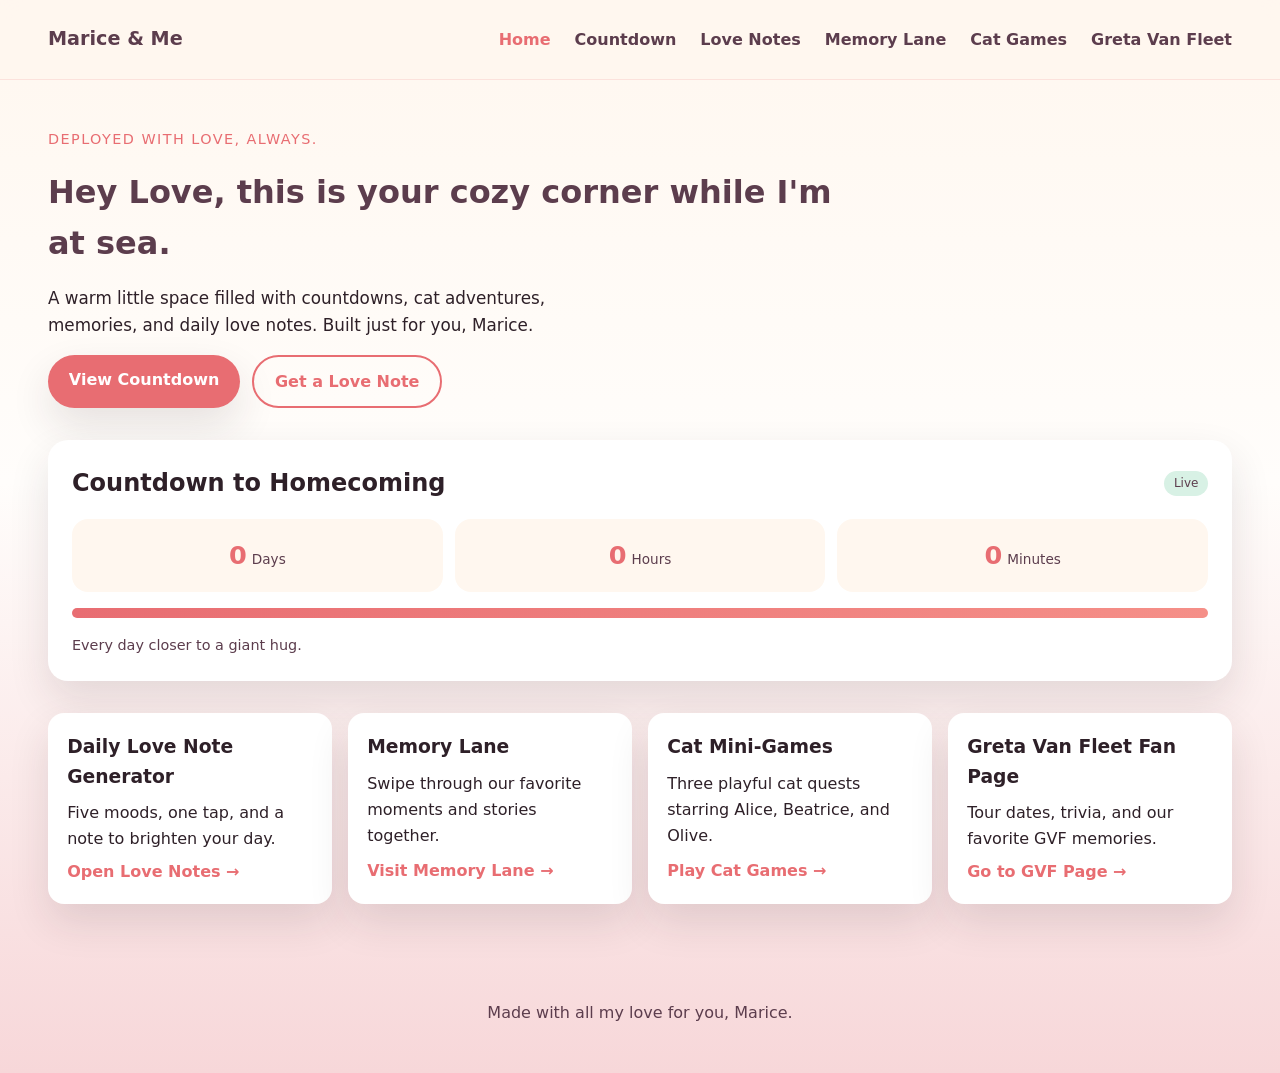
<file: index.html>
<!DOCTYPE html>
<html lang="en">
<head>
  <meta charset="UTF-8" />
  <meta name="viewport" content="width=device-width, initial-scale=1" />
  <title>Marice & Me | Home</title>
  <link rel="stylesheet" href="css/styles.css" />
  <link rel="icon" href="assets/icons/favicon.svg" type="image/svg+xml" />
</head>
<body>
  <header class="site-header">
    <a class="logo" href="index.html">Marice &amp; Me</a>
    <button class="menu-toggle" type="button" aria-expanded="false" aria-controls="site-nav">
      <span class="sr-only">Toggle navigation</span>
      <span class="menu-bars"></span>
    </button>
    <nav id="site-nav" class="site-nav" aria-label="Primary">
      <a href="index.html" class="active">Home</a>
      <a href="pages/countdown.html">Countdown</a>
      <a href="pages/love-notes.html">Love Notes</a>
      <a href="pages/memory-lane.html">Memory Lane</a>
      <a href="pages/cat-games.html">Cat Games</a>
      <a href="pages/gvf.html">Greta Van Fleet</a>
    </nav>
  </header>

  <main>
    <section class="hero">
      <p class="eyebrow">Deployed with love, always.</p>
      <h1>Hey Love, this is your cozy corner while I'm at sea.</h1>
      <p class="lead">
        A warm little space filled with countdowns, cat adventures, memories, and daily love notes.
        Built just for you, Marice.
      </p>
      <div class="hero-actions">
        <a class="button primary" href="pages/countdown.html">View Countdown</a>
        <a class="button ghost" href="pages/love-notes.html">Get a Love Note</a>
      </div>
    </section>

    <section class="countdown-card" data-return-date="2025-03-06T15:00:00" data-start-date="2025-01-20T08:00:00">
      <div class="countdown-header">
        <h2>Countdown to Homecoming</h2>
        <span class="tag">Live</span>
      </div>
      <div class="countdown-grid">
        <div class="countdown-block">
          <span class="countdown-value" data-countdown-days>--</span>
          <span class="countdown-label">Days</span>
        </div>
        <div class="countdown-block">
          <span class="countdown-value" data-countdown-hours>--</span>
          <span class="countdown-label">Hours</span>
        </div>
        <div class="countdown-block">
          <span class="countdown-value" data-countdown-minutes>--</span>
          <span class="countdown-label">Minutes</span>
        </div>
      </div>
      <div class="progress">
        <div class="progress-bar" data-progress-bar></div>
      </div>
      <p class="progress-caption">Every day closer to a giant hug.</p>
    </section>

    <section class="feature-grid">
      <article class="feature-card">
        <h3>Daily Love Note Generator</h3>
        <p>Five moods, one tap, and a note to brighten your day.</p>
        <a class="text-link" href="pages/love-notes.html">Open Love Notes →</a>
      </article>
      <article class="feature-card">
        <h3>Memory Lane</h3>
        <p>Swipe through our favorite moments and stories together.</p>
        <a class="text-link" href="pages/memory-lane.html">Visit Memory Lane →</a>
      </article>
      <article class="feature-card">
        <h3>Cat Mini-Games</h3>
        <p>Three playful cat quests starring Alice, Beatrice, and Olive.</p>
        <a class="text-link" href="pages/cat-games.html">Play Cat Games →</a>
      </article>
      <article class="feature-card">
        <h3>Greta Van Fleet Fan Page</h3>
        <p>Tour dates, trivia, and our favorite GVF memories.</p>
        <a class="text-link" href="pages/gvf.html">Go to GVF Page →</a>
      </article>
    </section>
  </main>

  <footer class="site-footer">
    <p>Made with all my love for you, Marice.</p>
  </footer>

  <script src="js/main.js"></script>
</body>
</html>
</file>
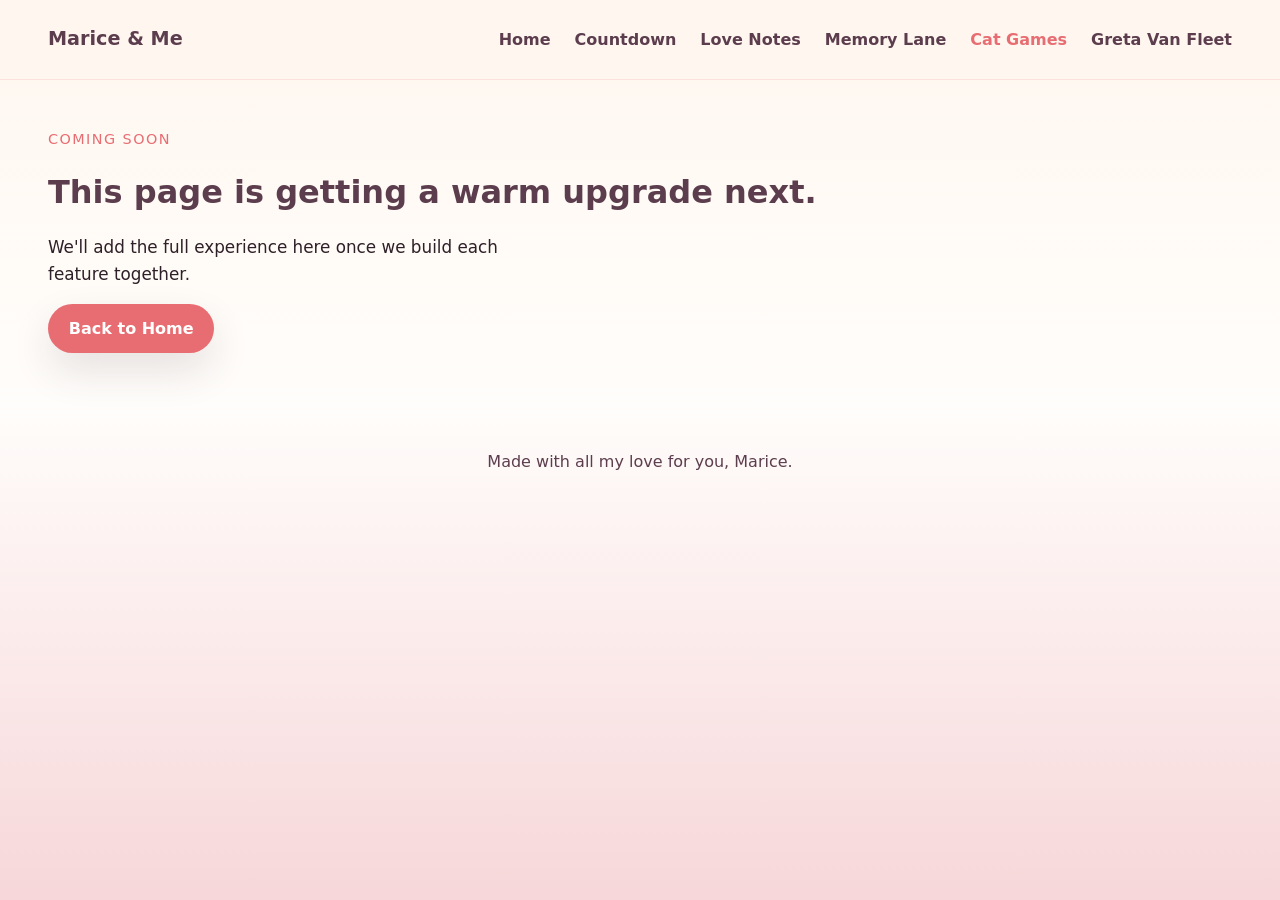
<file: pages/cat-games.html>
<!DOCTYPE html>
<html lang="en">
<head>
  <meta charset="UTF-8" />
  <meta name="viewport" content="width=device-width, initial-scale=1" />
  <title>Marice &amp; Me | Cat Games</title>
  <link rel="stylesheet" href="../css/styles.css" />
  <link rel="icon" href="../assets/icons/favicon.svg" type="image/svg+xml" />
</head>
<body>
  <header class="site-header">
    <a class="logo" href="../index.html">Marice &amp; Me</a>
    <button class="menu-toggle" type="button" aria-expanded="false" aria-controls="site-nav">
      <span class="sr-only">Toggle navigation</span>
      <span class="menu-bars"></span>
    </button>
    <nav id="site-nav" class="site-nav" aria-label="Primary">
      <a href="../index.html">Home</a>
      <a href="countdown.html">Countdown</a>
      <a href="love-notes.html">Love Notes</a>
      <a href="memory-lane.html">Memory Lane</a>
      <a href="cat-games.html" class="active">Cat Games</a>
      <a href="gvf.html">Greta Van Fleet</a>
    </nav>
  </header>

  <main>
    <section class="hero">
      <p class="eyebrow">Coming soon</p>
      <h1>This page is getting a warm upgrade next.</h1>
      <p class="lead">We'll add the full experience here once we build each feature together.</p>
      <div class="hero-actions">
        <a class="button primary" href="../index.html">Back to Home</a>
      </div>
    </section>
  </main>

  <footer class="site-footer">
    <p>Made with all my love for you, Marice.</p>
  </footer>

  <script src="../js/main.js"></script>
</body>
</html>
</file>
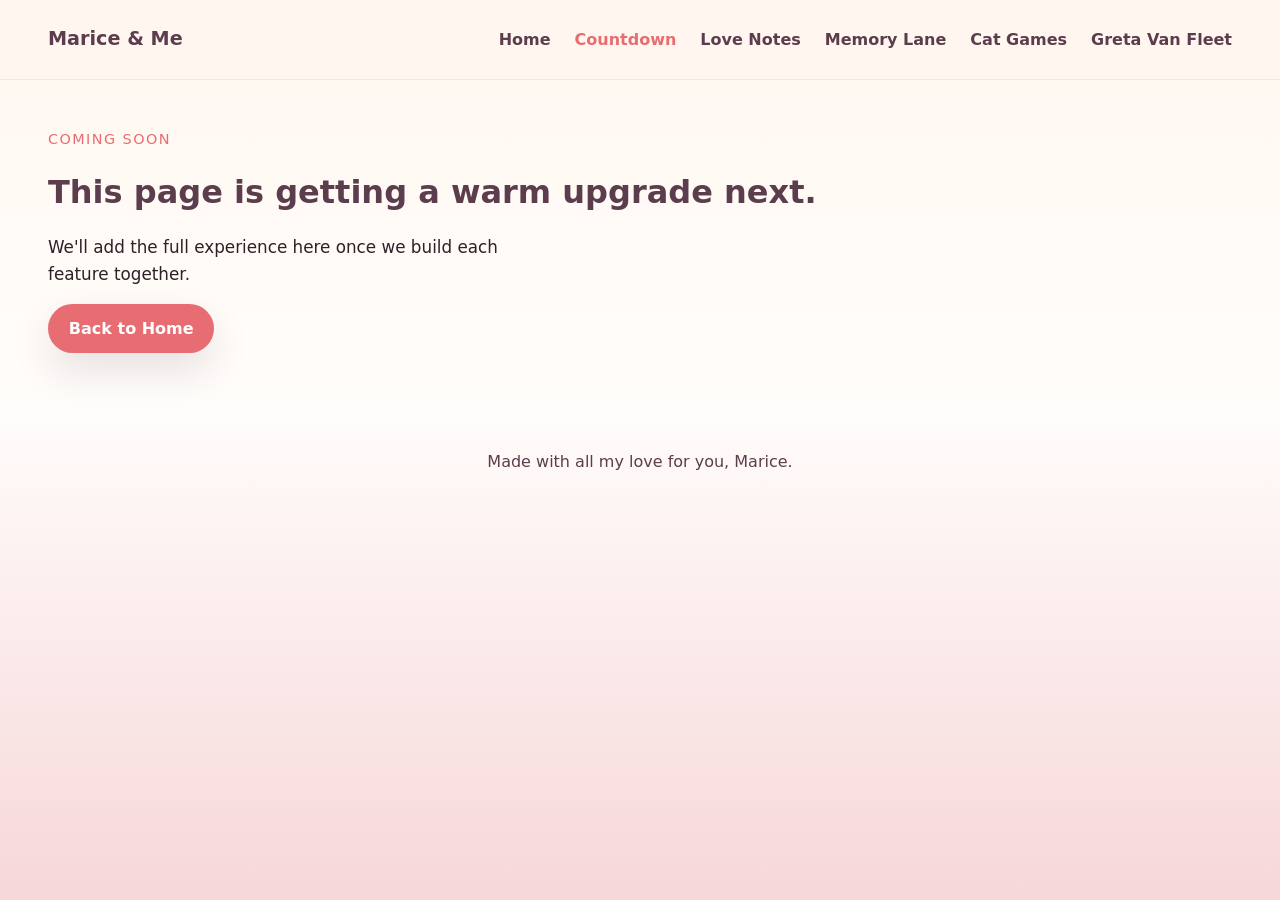
<file: pages/countdown.html>
<!DOCTYPE html>
<html lang="en">
<head>
  <meta charset="UTF-8" />
  <meta name="viewport" content="width=device-width, initial-scale=1" />
  <title>Marice &amp; Me | Countdown</title>
  <link rel="stylesheet" href="../css/styles.css" />
  <link rel="icon" href="../assets/icons/favicon.svg" type="image/svg+xml" />
</head>
<body>
  <header class="site-header">
    <a class="logo" href="../index.html">Marice &amp; Me</a>
    <button class="menu-toggle" type="button" aria-expanded="false" aria-controls="site-nav">
      <span class="sr-only">Toggle navigation</span>
      <span class="menu-bars"></span>
    </button>
    <nav id="site-nav" class="site-nav" aria-label="Primary">
      <a href="../index.html">Home</a>
      <a href="countdown.html" class="active">Countdown</a>
      <a href="love-notes.html">Love Notes</a>
      <a href="memory-lane.html">Memory Lane</a>
      <a href="cat-games.html">Cat Games</a>
      <a href="gvf.html">Greta Van Fleet</a>
    </nav>
  </header>

  <main>
    <section class="hero">
      <p class="eyebrow">Coming soon</p>
      <h1>This page is getting a warm upgrade next.</h1>
      <p class="lead">We'll add the full experience here once we build each feature together.</p>
      <div class="hero-actions">
        <a class="button primary" href="../index.html">Back to Home</a>
      </div>
    </section>
  </main>

  <footer class="site-footer">
    <p>Made with all my love for you, Marice.</p>
  </footer>

  <script src="../js/main.js"></script>
</body>
</html>
</file>
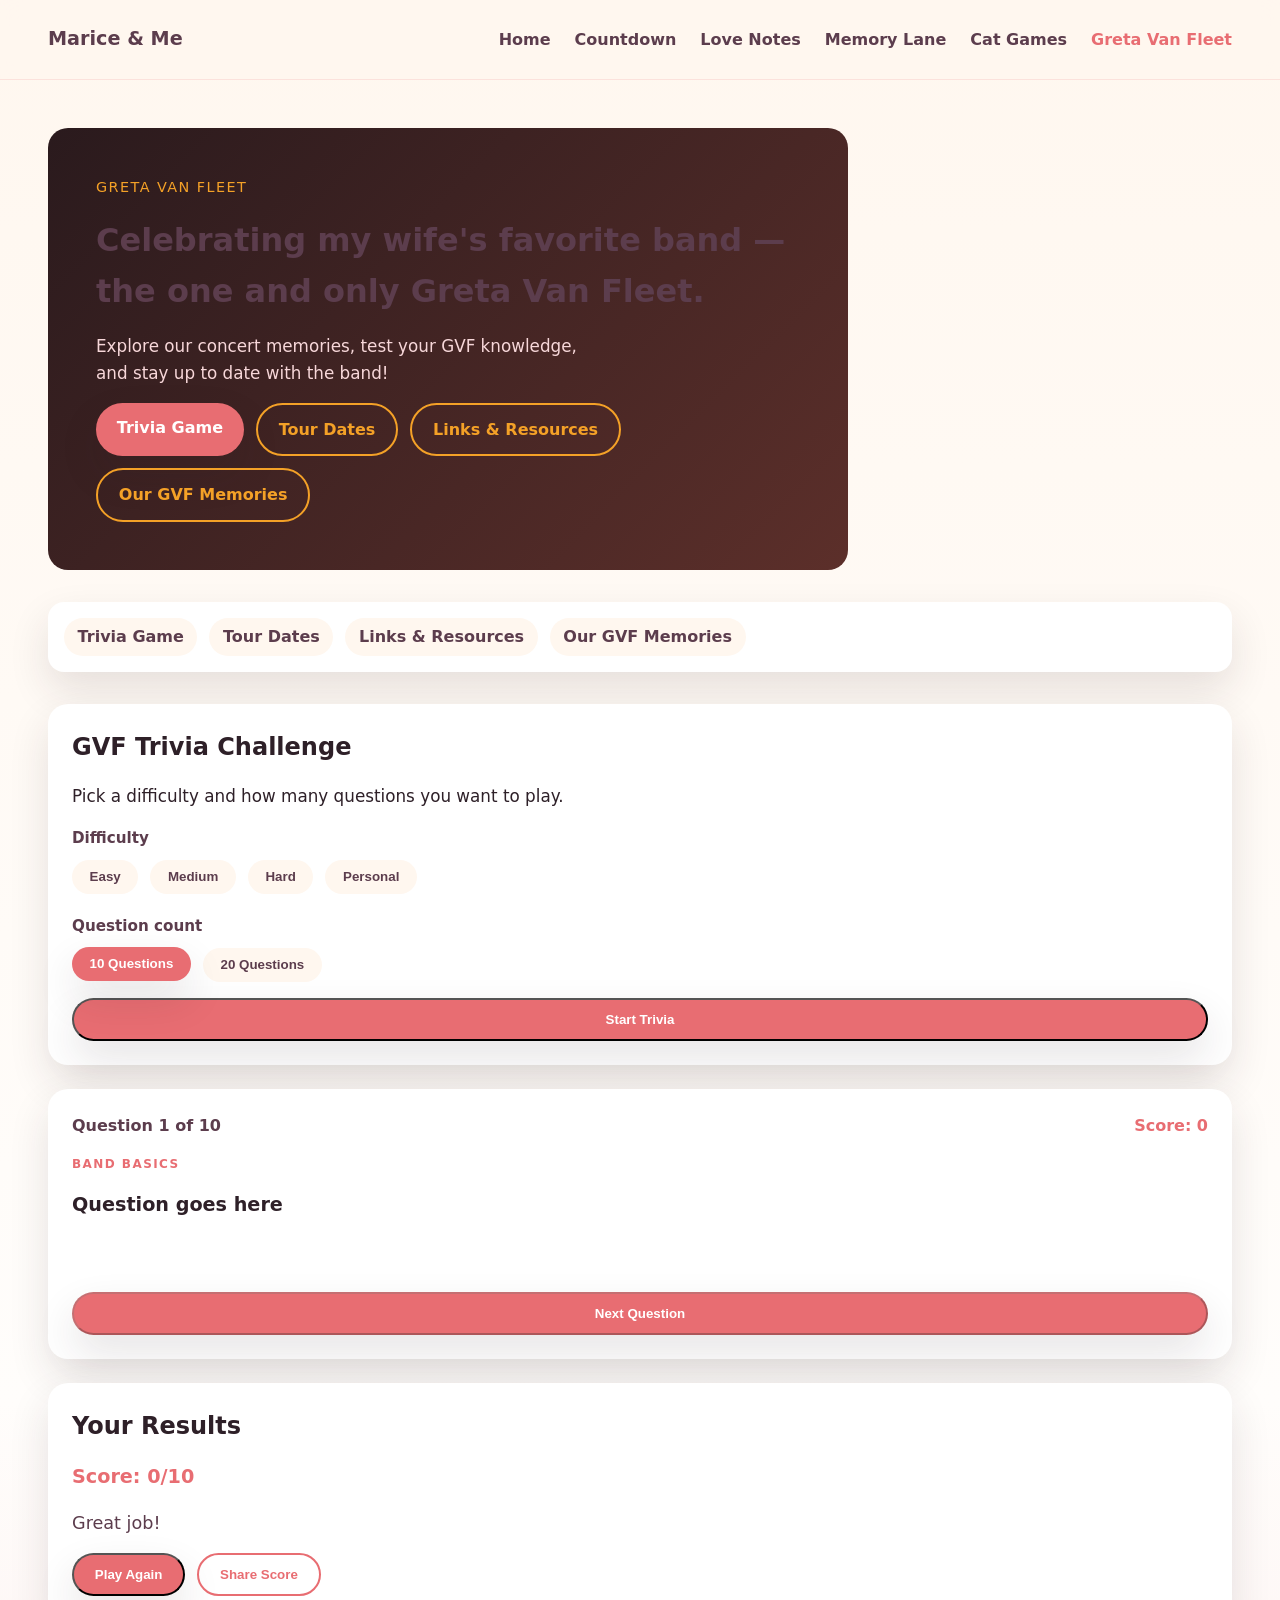
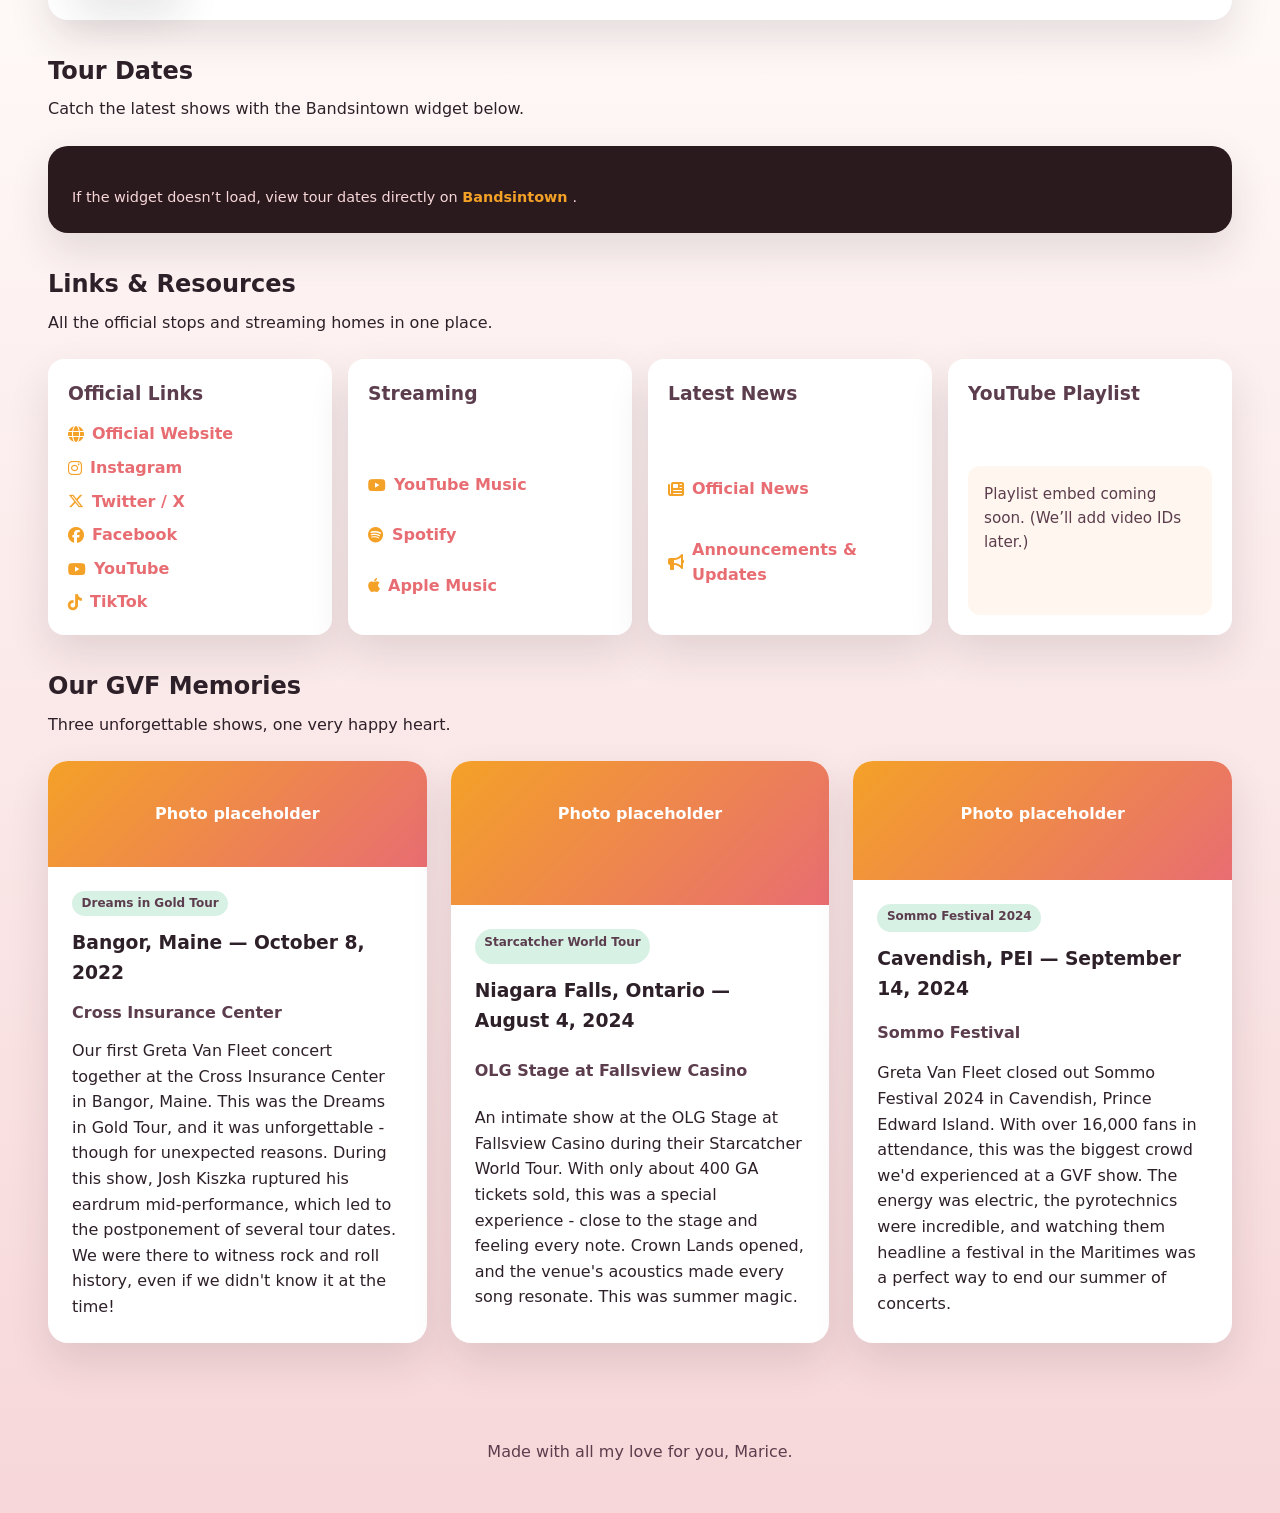
<file: pages/gvf.html>
<!DOCTYPE html>
<html lang="en">
<head>
  <meta charset="UTF-8" />
  <meta name="viewport" content="width=device-width, initial-scale=1" />
  <title>Marice &amp; Me | Greta Van Fleet</title>
  <link rel="stylesheet" href="../css/styles.css" />
  <link rel="icon" href="../assets/icons/favicon.svg" type="image/svg+xml" />
  <link rel="stylesheet" href="https://cdnjs.cloudflare.com/ajax/libs/font-awesome/6.5.1/css/all.min.css" integrity="sha512-DTOQO9RWCH3ppGqcWaEA1BIZOC6xxalwEsw9c2QQeAIftl+Vegovlnee1c9QX4TctnWMn13TZye+giMm8e2LwA==" crossorigin="anonymous" referrerpolicy="no-referrer" />
</head>
<body>
  <header class="site-header">
    <a class="logo" href="../index.html">Marice &amp; Me</a>
    <button class="menu-toggle" type="button" aria-expanded="false" aria-controls="site-nav">
      <span class="sr-only">Toggle navigation</span>
      <span class="menu-bars"></span>
    </button>
    <nav id="site-nav" class="site-nav" aria-label="Primary">
      <a href="../index.html">Home</a>
      <a href="countdown.html">Countdown</a>
      <a href="love-notes.html">Love Notes</a>
      <a href="memory-lane.html">Memory Lane</a>
      <a href="cat-games.html">Cat Games</a>
      <a href="gvf.html" class="active">Greta Van Fleet</a>
    </nav>
  </header>

  <main>
    <section class="hero gvf-hero" id="gvf-top">
      <p class="eyebrow">Greta Van Fleet</p>
      <h1>Celebrating my wife's favorite band — the one and only Greta Van Fleet.</h1>
      <p class="lead">
        Explore our concert memories, test your GVF knowledge, and stay up to date with the band!
      </p>
      <div class="hero-actions">
        <a class="button primary" href="#gvf-trivia">Trivia Game</a>
        <a class="button ghost" href="#gvf-tour-dates">Tour Dates</a>
        <a class="button ghost" href="#gvf-links">Links &amp; Resources</a>
        <a class="button ghost" href="#gvf-memories">Our GVF Memories</a>
      </div>
    </section>

    <nav class="gvf-subnav" aria-label="GVF section navigation">
      <a href="#gvf-trivia">Trivia Game</a>
      <a href="#gvf-tour-dates">Tour Dates</a>
      <a href="#gvf-links">Links &amp; Resources</a>
      <a href="#gvf-memories">Our GVF Memories</a>
    </nav>

    <section class="gvf-trivia" id="gvf-trivia">
      <div class="trivia-card" data-trivia-setup>
        <h2>GVF Trivia Challenge</h2>
        <p class="lead">Pick a difficulty and how many questions you want to play.</p>
        <div class="trivia-options">
          <div class="trivia-group">
            <p class="trivia-label">Difficulty</p>
            <div class="trivia-buttons" role="group" aria-label="Select difficulty">
              <button class="pill-button" type="button" data-difficulty="easy">Easy</button>
              <button class="pill-button" type="button" data-difficulty="medium">Medium</button>
              <button class="pill-button" type="button" data-difficulty="hard">Hard</button>
              <button class="pill-button" type="button" data-difficulty="personal">Personal</button>
            </div>
          </div>
          <div class="trivia-group">
            <p class="trivia-label">Question count</p>
            <div class="trivia-buttons" role="group" aria-label="Select question count">
              <button class="pill-button" type="button" data-count="10">10 Questions</button>
              <button class="pill-button" type="button" data-count="20">20 Questions</button>
            </div>
          </div>
        </div>
        <button class="button primary" type="button" data-start-trivia>Start Trivia</button>
      </div>

      <div class="trivia-card hidden" data-trivia-quiz>
        <div class="trivia-progress">
          <span data-trivia-progress>Question 1 of 10</span>
          <span class="trivia-score" data-trivia-score>Score: 0</span>
        </div>
        <p class="trivia-category" data-trivia-category>Band Basics</p>
        <h3 class="trivia-question" data-trivia-question>Question goes here</h3>
        <div class="trivia-answers" data-trivia-answers></div>
        <p class="trivia-feedback" data-trivia-feedback></p>
        <button class="button primary" type="button" data-next-question disabled>Next Question</button>
      </div>

      <div class="trivia-card hidden" data-trivia-results>
        <h2>Your Results</h2>
        <p class="trivia-scoreline" data-trivia-scoreline>Score: 0/10</p>
        <p class="trivia-message" data-trivia-message>Great job!</p>
        <div class="hero-actions">
          <button class="button primary" type="button" data-play-again>Play Again</button>
          <button class="button ghost" type="button" data-share-score>Share Score</button>
        </div>
      </div>
    </section>

    <section class="gvf-tour" id="gvf-tour-dates">
      <div class="section-header">
        <h2>Tour Dates</h2>
        <p>Catch the latest shows with the Bandsintown widget below.</p>
      </div>
      <div class="tour-widget">
        <a class="bit-widget-initializer"
           data-artist-name="Greta Van Fleet"
           data-display-local-dates="false"
           data-display-past-dates="false"
           data-auto-style="false"
           data-text-color="#FFFFFF"
           data-link-color="#F4A127"
           data-background-color="rgba(0,0,0,0)"
           data-display-limit="15"
           data-display-start-time="false"
           data-link-text-color="#FFFFFF"
           data-display-lineup="false"
           data-display-play-my-city="false"
           data-separator-color="rgba(124,124,124,0.25)">
        </a>
        <p class="fallback-link">
          If the widget doesn’t load, view tour dates directly on
          <a href="https://www.bandsintown.com/a/11942822-greta-van-fleet" target="_blank" rel="noopener noreferrer">
            Bandsintown
          </a>.
        </p>
      </div>
    </section>

    <section class="gvf-links" id="gvf-links">
      <div class="section-header">
        <h2>Links &amp; Resources</h2>
        <p>All the official stops and streaming homes in one place.</p>
      </div>
      <div class="links-grid">
        <article class="links-card">
          <h3>Official Links</h3>
          <ul>
            <li><a href="https://gretavanfleet.com/" target="_blank" rel="noopener noreferrer"><i class="fa-solid fa-globe"></i> Official Website</a></li>
            <li><a href="https://www.instagram.com/gretavanfleet/" target="_blank" rel="noopener noreferrer"><i class="fa-brands fa-instagram"></i> Instagram</a></li>
            <li><a href="https://twitter.com/gretavanfleet" target="_blank" rel="noopener noreferrer"><i class="fa-brands fa-x-twitter"></i> Twitter / X</a></li>
            <li><a href="https://www.facebook.com/GretaVanFleet" target="_blank" rel="noopener noreferrer"><i class="fa-brands fa-facebook"></i> Facebook</a></li>
            <li><a href="https://www.youtube.com/@GretaVanFleet" target="_blank" rel="noopener noreferrer"><i class="fa-brands fa-youtube"></i> YouTube</a></li>
            <li><a href="https://www.tiktok.com/@gretavanfleet" target="_blank" rel="noopener noreferrer"><i class="fa-brands fa-tiktok"></i> TikTok</a></li>
          </ul>
        </article>
        <article class="links-card">
          <h3>Streaming</h3>
          <ul>
            <li><a href="https://music.youtube.com/channel/UC9Wc2F7faQ8nB1Sre5G6yLQ" target="_blank" rel="noopener noreferrer"><i class="fa-brands fa-youtube"></i> YouTube Music</a></li>
            <li><a href="https://open.spotify.com/artist/4NpFxQe2UvRCAjto3JqlSl" target="_blank" rel="noopener noreferrer"><i class="fa-brands fa-spotify"></i> Spotify</a></li>
            <li><a href="https://music.apple.com/us/artist/greta-van-fleet/905803121" target="_blank" rel="noopener noreferrer"><i class="fa-brands fa-apple"></i> Apple Music</a></li>
          </ul>
        </article>
        <article class="links-card">
          <h3>Latest News</h3>
          <ul>
            <li><a href="https://gretavanfleet.com/news/" target="_blank" rel="noopener noreferrer"><i class="fa-solid fa-newspaper"></i> Official News</a></li>
            <li><a href="https://gretavanfleet.com/" target="_blank" rel="noopener noreferrer"><i class="fa-solid fa-bullhorn"></i> Announcements &amp; Updates</a></li>
          </ul>
        </article>
        <article class="links-card">
          <h3>YouTube Playlist</h3>
          <div class="playlist-placeholder">
            <p>Playlist embed coming soon. (We’ll add video IDs later.)</p>
          </div>
        </article>
      </div>
    </section>

    <section class="gvf-memories" id="gvf-memories">
      <div class="section-header">
        <h2>Our GVF Memories</h2>
        <p>Three unforgettable shows, one very happy heart.</p>
      </div>
      <div class="memories-timeline">
        <article class="memory-card">
          <div class="memory-photo">Photo placeholder</div>
          <div class="memory-content">
            <span class="memory-tag">Dreams in Gold Tour</span>
            <h3>Bangor, Maine — October 8, 2022</h3>
            <p class="memory-venue">Cross Insurance Center</p>
            <p>
              Our first Greta Van Fleet concert together at the Cross Insurance Center in Bangor, Maine. This was the
              Dreams in Gold Tour, and it was unforgettable - though for unexpected reasons. During this show, Josh
              Kiszka ruptured his eardrum mid-performance, which led to the postponement of several tour dates. We were
              there to witness rock and roll history, even if we didn't know it at the time!
            </p>
          </div>
        </article>
        <article class="memory-card">
          <div class="memory-photo">Photo placeholder</div>
          <div class="memory-content">
            <span class="memory-tag">Starcatcher World Tour</span>
            <h3>Niagara Falls, Ontario — August 4, 2024</h3>
            <p class="memory-venue">OLG Stage at Fallsview Casino</p>
            <p>
              An intimate show at the OLG Stage at Fallsview Casino during their Starcatcher World Tour. With only about
              400 GA tickets sold, this was a special experience - close to the stage and feeling every note. Crown
              Lands opened, and the venue's acoustics made every song resonate. This was summer magic.
            </p>
          </div>
        </article>
        <article class="memory-card">
          <div class="memory-photo">Photo placeholder</div>
          <div class="memory-content">
            <span class="memory-tag">Sommo Festival 2024</span>
            <h3>Cavendish, PEI — September 14, 2024</h3>
            <p class="memory-venue">Sommo Festival</p>
            <p>
              Greta Van Fleet closed out Sommo Festival 2024 in Cavendish, Prince Edward Island. With over 16,000 fans in
              attendance, this was the biggest crowd we'd experienced at a GVF show. The energy was electric, the
              pyrotechnics were incredible, and watching them headline a festival in the Maritimes was a perfect way to
              end our summer of concerts.
            </p>
          </div>
        </article>
      </div>
    </section>
  </main>

  <footer class="site-footer">
    <p>Made with all my love for you, Marice.</p>
  </footer>

  <script src="../js/main.js"></script>
  <script charset="utf-8" src="https://widget.bandsintown.com/main.min.js"></script>
</body>
</html>
</file>
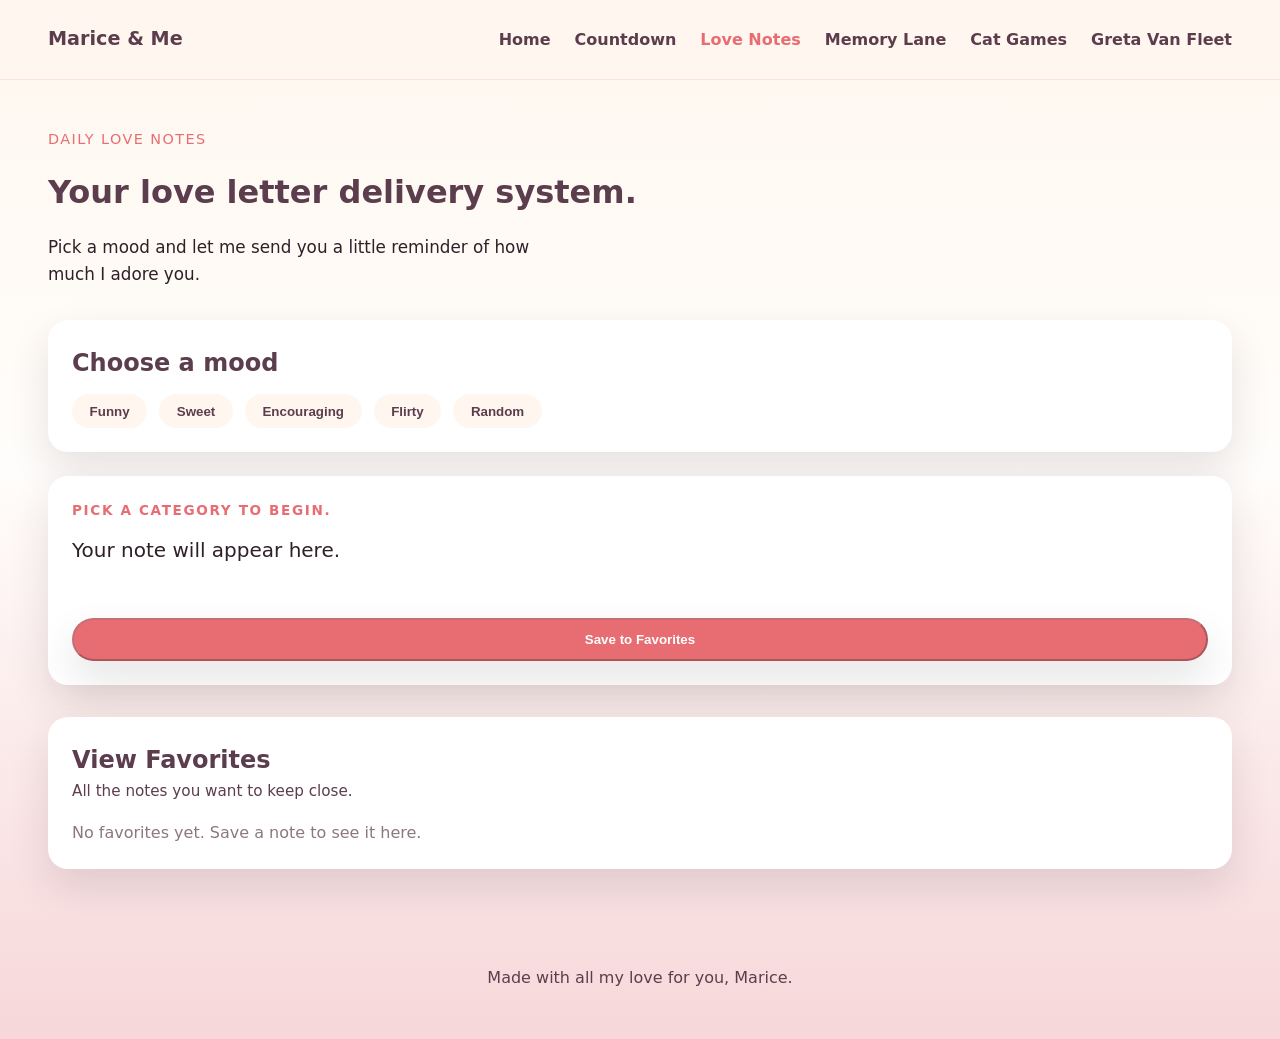
<file: pages/love-notes.html>
<!DOCTYPE html>
<html lang="en">
<head>
  <meta charset="UTF-8" />
  <meta name="viewport" content="width=device-width, initial-scale=1" />
  <title>Marice &amp; Me | Love Notes</title>
  <link rel="stylesheet" href="../css/styles.css" />
  <link rel="icon" href="../assets/icons/favicon.svg" type="image/svg+xml" />
</head>
<body>
  <header class="site-header">
    <a class="logo" href="../index.html">Marice &amp; Me</a>
    <button class="menu-toggle" type="button" aria-expanded="false" aria-controls="site-nav">
      <span class="sr-only">Toggle navigation</span>
      <span class="menu-bars"></span>
    </button>
    <nav id="site-nav" class="site-nav" aria-label="Primary">
      <a href="../index.html">Home</a>
      <a href="countdown.html">Countdown</a>
      <a href="love-notes.html" class="active">Love Notes</a>
      <a href="memory-lane.html">Memory Lane</a>
      <a href="cat-games.html">Cat Games</a>
      <a href="gvf.html">Greta Van Fleet</a>
    </nav>
  </header>

  <main>
    <section class="hero">
      <p class="eyebrow">Daily love notes</p>
      <h1>Your love letter delivery system.</h1>
      <p class="lead">
        Pick a mood and let me send you a little reminder of how much I adore you.
      </p>
    </section>

    <section class="love-notes">
      <div class="love-notes-panel">
        <h2>Choose a mood</h2>
        <div class="love-notes-buttons" role="group" aria-label="Love note categories">
          <button class="pill-button" type="button" data-category="funny">Funny</button>
          <button class="pill-button" type="button" data-category="sweet">Sweet</button>
          <button class="pill-button" type="button" data-category="encouraging">Encouraging</button>
          <button class="pill-button" type="button" data-category="flirty">Flirty</button>
          <button class="pill-button" type="button" data-category="random">Random</button>
        </div>
      </div>

      <div class="note-card" aria-live="polite">
        <p class="note-category" data-note-category>Pick a category to begin.</p>
        <p class="note-text" data-note-text>Your note will appear here.</p>
        <button class="button primary" type="button" data-save-note disabled>Save to Favorites</button>
      </div>
    </section>

    <section class="favorites">
      <div class="favorites-header">
        <h2>View Favorites</h2>
        <p class="favorites-subtitle">All the notes you want to keep close.</p>
      </div>
      <ul class="favorites-list" data-favorites-list>
        <li class="favorites-empty">No favorites yet. Save a note to see it here.</li>
      </ul>
    </section>
  </main>

  <footer class="site-footer">
    <p>Made with all my love for you, Marice.</p>
  </footer>

  <script src="../js/main.js"></script>
</body>
</html>
</file>
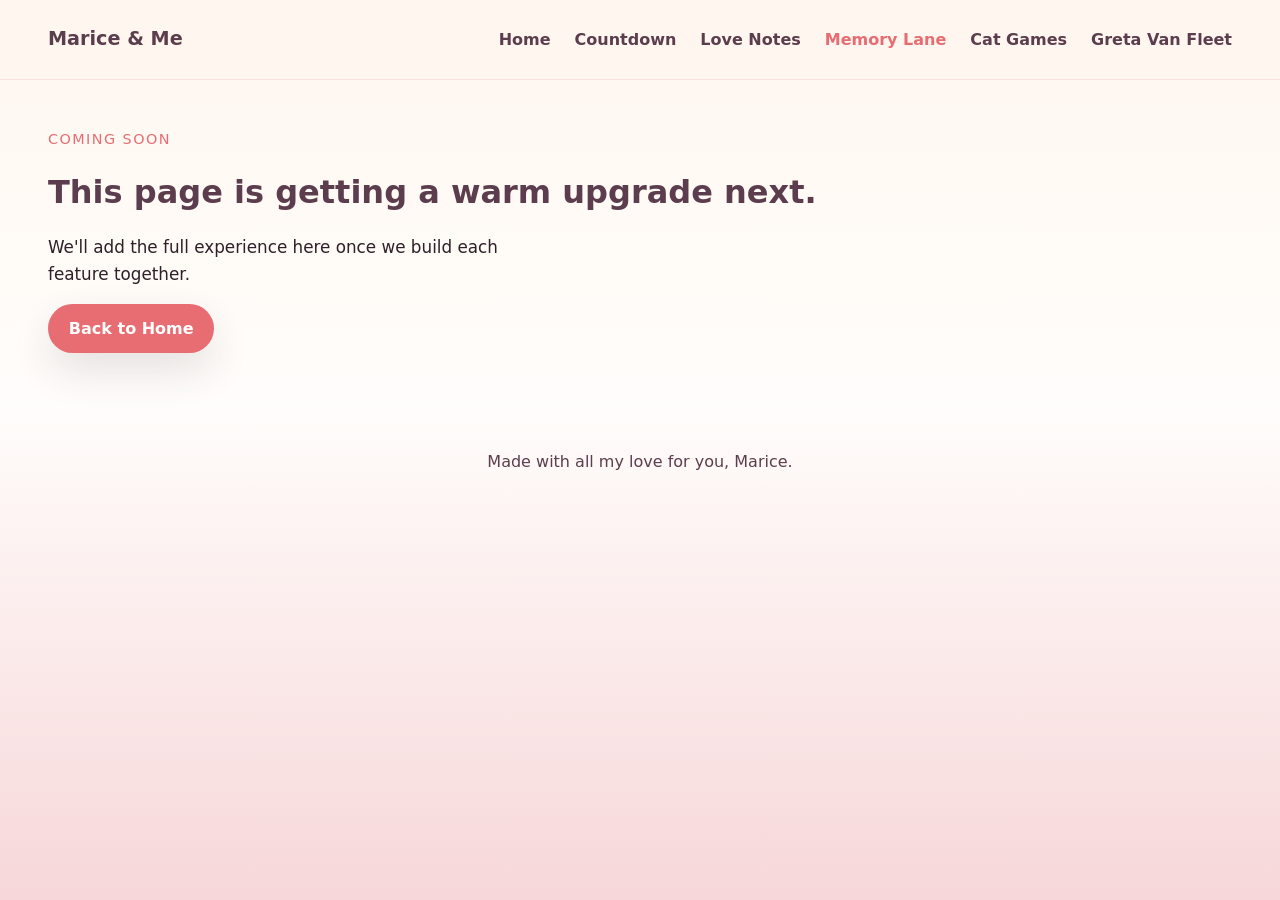
<file: pages/memory-lane.html>
<!DOCTYPE html>
<html lang="en">
<head>
  <meta charset="UTF-8" />
  <meta name="viewport" content="width=device-width, initial-scale=1" />
  <title>Marice &amp; Me | Memory Lane</title>
  <link rel="stylesheet" href="../css/styles.css" />
  <link rel="icon" href="../assets/icons/favicon.svg" type="image/svg+xml" />
</head>
<body>
  <header class="site-header">
    <a class="logo" href="../index.html">Marice &amp; Me</a>
    <button class="menu-toggle" type="button" aria-expanded="false" aria-controls="site-nav">
      <span class="sr-only">Toggle navigation</span>
      <span class="menu-bars"></span>
    </button>
    <nav id="site-nav" class="site-nav" aria-label="Primary">
      <a href="../index.html">Home</a>
      <a href="countdown.html">Countdown</a>
      <a href="love-notes.html">Love Notes</a>
      <a href="memory-lane.html" class="active">Memory Lane</a>
      <a href="cat-games.html">Cat Games</a>
      <a href="gvf.html">Greta Van Fleet</a>
    </nav>
  </header>

  <main>
    <section class="hero">
      <p class="eyebrow">Coming soon</p>
      <h1>This page is getting a warm upgrade next.</h1>
      <p class="lead">We'll add the full experience here once we build each feature together.</p>
      <div class="hero-actions">
        <a class="button primary" href="../index.html">Back to Home</a>
      </div>
    </section>
  </main>

  <footer class="site-footer">
    <p>Made with all my love for you, Marice.</p>
  </footer>

  <script src="../js/main.js"></script>
</body>
</html>
</file>
<file: css/styles.css>
:root {
  color-scheme: light;
  --cream: #fff7ef;
  --blush: #f7d7d9;
  --coral: #f58f88;
  --rose: #e86d72;
  --plum: #5c3d4d;
  --ink: #2e2028;
  --mint: #d8f1e5;
  --shadow: 0 18px 40px rgba(46, 32, 40, 0.12);
  --radius: 20px;
  font-family: "Quicksand", "Segoe UI", system-ui, sans-serif;
}

* {
  box-sizing: border-box;
  margin: 0;
  padding: 0;
}

body {
  min-height: 100vh;
  background: linear-gradient(180deg, var(--cream), #fffdfb 45%, var(--blush));
  color: var(--ink);
  line-height: 1.6;
}

a {
  color: inherit;
  text-decoration: none;
}

img {
  max-width: 100%;
  display: block;
}

.sr-only {
  border: 0;
  clip: rect(0 0 0 0);
  height: 1px;
  margin: -1px;
  overflow: hidden;
  padding: 0;
  position: absolute;
  width: 1px;
}

.site-header {
  position: sticky;
  top: 0;
  z-index: 10;
  display: flex;
  align-items: center;
  justify-content: space-between;
  padding: 1.2rem 1.5rem;
  background: rgba(255, 247, 239, 0.9);
  backdrop-filter: blur(12px);
  border-bottom: 1px solid rgba(232, 109, 114, 0.15);
}

.logo {
  font-weight: 700;
  font-size: 1.2rem;
  color: var(--plum);
}

.menu-toggle {
  background: var(--blush);
  border: none;
  border-radius: 999px;
  width: 44px;
  height: 44px;
  display: grid;
  place-items: center;
  cursor: pointer;
}

.menu-bars,
.menu-bars::before,
.menu-bars::after {
  content: "";
  display: block;
  width: 20px;
  height: 2px;
  background: var(--plum);
  border-radius: 999px;
  transition: transform 0.3s ease;
}

.menu-bars::before {
  transform: translateY(-6px);
}

.menu-bars::after {
  transform: translateY(6px);
}

.site-nav {
  position: absolute;
  top: 72px;
  right: 1.5rem;
  display: none;
  flex-direction: column;
  gap: 0.75rem;
  padding: 1rem;
  background: #fff;
  border-radius: 16px;
  box-shadow: var(--shadow);
}

.site-nav a {
  font-weight: 600;
  color: var(--plum);
}

.site-nav a.active {
  color: var(--rose);
}

.site-nav.open {
  display: flex;
}

main {
  padding: 2rem 1.5rem 3rem;
  display: grid;
  gap: 2rem;
}

.hero {
  display: grid;
  gap: 1rem;
}

.eyebrow {
  font-size: 0.9rem;
  letter-spacing: 0.1em;
  text-transform: uppercase;
  color: var(--rose);
}

.hero h1 {
  font-size: 2rem;
  color: var(--plum);
}

.lead {
  font-size: 1.05rem;
  max-width: 32rem;
}

.hero-actions {
  display: flex;
  flex-wrap: wrap;
  gap: 0.75rem;
}

.button {
  padding: 0.75rem 1.3rem;
  border-radius: 999px;
  font-weight: 600;
  transition: transform 0.3s ease, box-shadow 0.3s ease;
}

.button.primary {
  background: var(--rose);
  color: #fff;
  box-shadow: var(--shadow);
}

.button.ghost {
  border: 2px solid var(--rose);
  color: var(--rose);
  background: transparent;
}

.button:hover {
  transform: translateY(-2px);
}

.countdown-card {
  background: #fff;
  border-radius: var(--radius);
  padding: 1.5rem;
  box-shadow: var(--shadow);
  display: grid;
  gap: 1rem;
}

.countdown-header {
  display: flex;
  align-items: center;
  justify-content: space-between;
}

.tag {
  background: var(--mint);
  color: var(--plum);
  padding: 0.2rem 0.6rem;
  border-radius: 999px;
  font-size: 0.75rem;
}

.countdown-grid {
  display: grid;
  grid-template-columns: repeat(3, minmax(0, 1fr));
  gap: 0.75rem;
}

.countdown-block {
  background: var(--cream);
  border-radius: 16px;
  text-align: center;
  padding: 1rem 0.5rem;
}

.countdown-value {
  font-size: 1.6rem;
  font-weight: 700;
  color: var(--rose);
}

.countdown-label {
  font-size: 0.85rem;
  color: var(--plum);
}

.progress {
  background: #f3ebe6;
  height: 10px;
  border-radius: 999px;
  overflow: hidden;
}

.progress-bar {
  height: 100%;
  width: 0;
  background: linear-gradient(90deg, var(--rose), var(--coral));
  transition: width 0.4s ease;
}

.progress-caption {
  font-size: 0.9rem;
  color: var(--plum);
}

.feature-grid {
  display: grid;
  gap: 1rem;
}

.feature-card {
  background: #fff;
  border-radius: 16px;
  padding: 1.2rem;
  box-shadow: var(--shadow);
  display: grid;
  gap: 0.5rem;
}

.text-link {
  color: var(--rose);
  font-weight: 600;
}

.site-footer {
  padding: 2rem 1.5rem 3rem;
  text-align: center;
  color: var(--plum);
}

.love-notes {
  display: grid;
  gap: 1.5rem;
}

.love-notes-panel,
.note-card,
.favorites {
  background: #fff;
  border-radius: var(--radius);
  padding: 1.5rem;
  box-shadow: var(--shadow);
}

.love-notes-panel h2 {
  color: var(--plum);
  margin-bottom: 0.75rem;
}

.love-notes-buttons {
  display: flex;
  flex-wrap: wrap;
  gap: 0.75rem;
}

.pill-button {
  border: none;
  padding: 0.6rem 1.1rem;
  border-radius: 999px;
  background: var(--cream);
  color: var(--plum);
  font-weight: 600;
  cursor: pointer;
  transition: transform 0.3s ease, box-shadow 0.3s ease;
}

.pill-button.active,
.pill-button:hover {
  background: var(--rose);
  color: #fff;
  box-shadow: var(--shadow);
  transform: translateY(-1px);
}

.note-card {
  display: grid;
  gap: 0.75rem;
}

.note-category {
  font-size: 0.85rem;
  text-transform: uppercase;
  letter-spacing: 0.12em;
  color: var(--rose);
  font-weight: 700;
}

.note-text {
  font-size: 1.25rem;
  color: var(--ink);
  min-height: 4.5rem;
}

.note-text.fade-in {
  animation: fadeInNote 0.6s ease;
}

.favorites {
  display: grid;
  gap: 1rem;
}

.favorites-header h2 {
  color: var(--plum);
}

.favorites-subtitle {
  color: var(--plum);
  font-size: 0.95rem;
}

.favorites-list {
  list-style: none;
  display: grid;
  gap: 0.75rem;
}

.favorite-item {
  background: var(--cream);
  padding: 0.85rem 1rem;
  border-radius: 16px;
  font-size: 1rem;
}

.favorites-empty {
  color: var(--plum);
  opacity: 0.7;
}

.hidden {
  display: none;
}

.gvf-trivia {
  display: grid;
  gap: 1.5rem;
}

.gvf-hero {
  background: linear-gradient(135deg, #2a1a1d, #5c2f2a);
  color: #fff7ef;
  padding: 2.5rem 2rem;
  border-radius: var(--radius);
}

.gvf-hero .eyebrow {
  color: #f4a127;
}

.gvf-hero .lead {
  color: #f7d7d9;
}

.gvf-hero .button.ghost {
  border-color: #f4a127;
  color: #f4a127;
}

.gvf-subnav {
  display: flex;
  flex-wrap: wrap;
  gap: 0.75rem;
  padding: 1rem;
  background: #fff;
  border-radius: 16px;
  box-shadow: var(--shadow);
}

.gvf-subnav a {
  font-weight: 600;
  color: var(--plum);
  background: var(--cream);
  padding: 0.4rem 0.85rem;
  border-radius: 999px;
}

.section-header {
  display: grid;
  gap: 0.4rem;
}

.gvf-tour,
.gvf-links,
.gvf-memories {
  display: grid;
  gap: 1.5rem;
}

.tour-widget {
  background: #2a1a1d;
  border-radius: var(--radius);
  padding: 1.5rem;
  color: #fff7ef;
  box-shadow: var(--shadow);
}

.fallback-link {
  margin-top: 1rem;
  font-size: 0.9rem;
  color: #f7d7d9;
}

.fallback-link a {
  color: #f4a127;
  font-weight: 600;
}

.links-grid {
  display: grid;
  gap: 1rem;
}

.links-card {
  background: #fff;
  border-radius: 16px;
  padding: 1.25rem;
  box-shadow: var(--shadow);
  display: grid;
  gap: 0.75rem;
}

.links-card h3 {
  color: var(--plum);
}

.links-card ul {
  list-style: none;
  display: grid;
  gap: 0.5rem;
}

.links-card a {
  font-weight: 600;
  color: var(--rose);
  display: flex;
  align-items: center;
  gap: 0.5rem;
}

.links-card i {
  color: #f4a127;
}

.playlist-placeholder {
  background: var(--cream);
  border-radius: 12px;
  padding: 1rem;
  color: var(--plum);
  font-size: 0.95rem;
}

.memories-timeline {
  display: grid;
  gap: 1.5rem;
}

.memory-card {
  background: #fff;
  border-radius: var(--radius);
  box-shadow: var(--shadow);
  overflow: hidden;
  display: grid;
}

.memory-photo {
  background: linear-gradient(135deg, #f4a127, #e86d72);
  color: #fff;
  padding: 2.5rem 1.5rem;
  text-align: center;
  font-weight: 700;
}

.memory-content {
  padding: 1.5rem;
  display: grid;
  gap: 0.75rem;
}

.memory-tag {
  background: var(--mint);
  color: var(--plum);
  padding: 0.2rem 0.6rem;
  border-radius: 999px;
  font-size: 0.75rem;
  font-weight: 700;
  width: fit-content;
}

.memory-venue {
  font-weight: 600;
  color: var(--plum);
}

.trivia-card {
  background: #fff;
  border-radius: var(--radius);
  padding: 1.5rem;
  box-shadow: var(--shadow);
  display: grid;
  gap: 1rem;
}

.trivia-options {
  display: grid;
  gap: 1.25rem;
}

.trivia-group {
  display: grid;
  gap: 0.6rem;
}

.trivia-buttons {
  display: flex;
  flex-wrap: wrap;
  gap: 0.75rem;
}

.trivia-label {
  font-size: 0.95rem;
  font-weight: 600;
  color: var(--plum);
}

.trivia-progress {
  display: flex;
  justify-content: space-between;
  font-weight: 600;
  color: var(--plum);
}

.trivia-score {
  color: var(--rose);
}

.trivia-category {
  text-transform: uppercase;
  letter-spacing: 0.12em;
  font-size: 0.75rem;
  color: var(--rose);
  font-weight: 700;
}

.trivia-question {
  font-size: 1.2rem;
  color: var(--ink);
}

.trivia-answers {
  display: grid;
  gap: 0.75rem;
}

.answer-button {
  text-align: left;
  padding: 0.75rem 1rem;
  border-radius: 14px;
  border: 2px solid transparent;
  background: var(--cream);
  font-weight: 600;
  color: var(--plum);
  transition: transform 0.2s ease, border-color 0.2s ease, box-shadow 0.2s ease;
  cursor: pointer;
}

.answer-button:hover:not(:disabled) {
  transform: translateY(-1px);
  border-color: var(--rose);
}

.answer-button.correct {
  background: #d8f1e5;
  border-color: #5aa378;
  color: #2f5a41;
  animation: pulseCorrect 0.4s ease;
}

.answer-button.incorrect {
  background: #fbe4e4;
  border-color: #d06b6b;
  color: #7a2d2d;
  animation: shakeWrong 0.4s ease;
}

.trivia-feedback {
  min-height: 1.5rem;
  font-weight: 600;
  color: var(--plum);
}

.trivia-scoreline {
  font-size: 1.2rem;
  font-weight: 700;
  color: var(--rose);
}

.trivia-message {
  font-size: 1.1rem;
  color: var(--plum);
}

@keyframes pulseCorrect {
  0% {
    transform: scale(1);
  }
  50% {
    transform: scale(1.02);
  }
  100% {
    transform: scale(1);
  }
}

@keyframes shakeWrong {
  0%,
  100% {
    transform: translateX(0);
  }
  25% {
    transform: translateX(-4px);
  }
  75% {
    transform: translateX(4px);
  }
}

@keyframes fadeInNote {
  from {
    opacity: 0;
    transform: translateY(6px);
  }
  to {
    opacity: 1;
    transform: translateY(0);
  }
}

@media (min-width: 720px) {
  .site-header {
    padding: 1.5rem 3rem;
  }

  .menu-toggle {
    display: none;
  }

  .site-nav {
    position: static;
    display: flex;
    flex-direction: row;
    gap: 1.5rem;
    background: transparent;
    box-shadow: none;
    padding: 0;
  }

  main {
    padding: 3rem 3rem 4rem;
  }

  .hero {
    max-width: 50rem;
  }

  .feature-grid {
    grid-template-columns: repeat(2, minmax(0, 1fr));
  }

  .gvf-hero {
    padding: 3rem;
  }

  .links-grid {
    grid-template-columns: repeat(2, minmax(0, 1fr));
  }

  .memories-timeline {
    grid-template-columns: repeat(2, minmax(0, 1fr));
  }
}

@media (min-width: 1024px) {
  .feature-grid {
    grid-template-columns: repeat(4, minmax(0, 1fr));
  }

  .links-grid {
    grid-template-columns: repeat(4, minmax(0, 1fr));
  }

  .memories-timeline {
    grid-template-columns: repeat(3, minmax(0, 1fr));
  }
}
</file>
